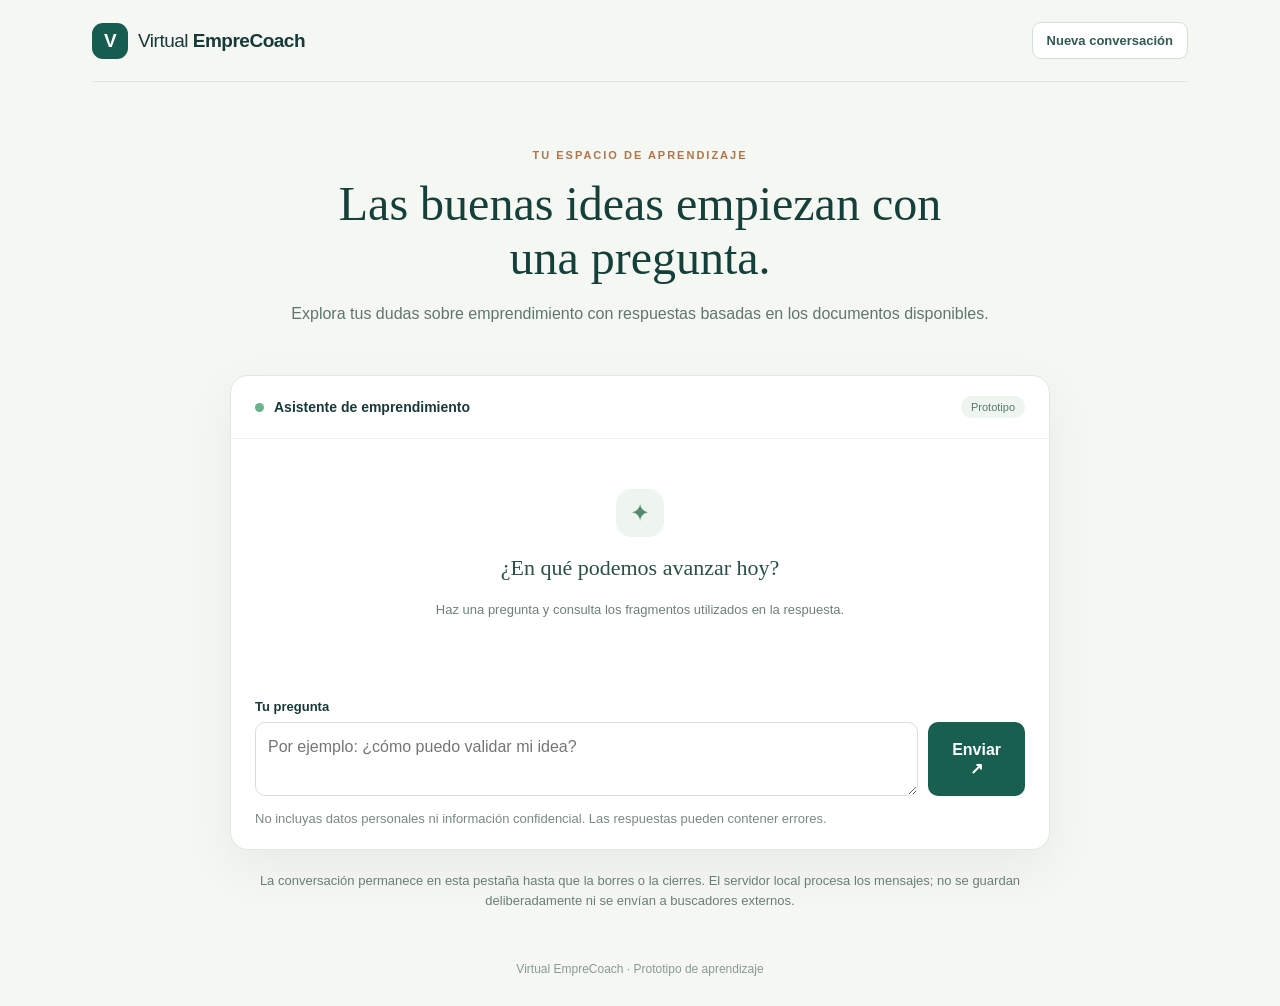
<file: static/index.html>
<!doctype html>
<html lang="es">
<head>
  <meta charset="utf-8">
  <meta name="viewport" content="width=device-width, initial-scale=1">
  <meta name="theme-color" content="#123c3c">
  <title>Virtual EmpreCoach</title>
  <link rel="stylesheet" href="/static/style.css">
</head>
<body>
  <div class="shell">
    <header>
      <div class="brand"><span class="brand-mark" aria-hidden="true">V</span><span>Virtual <strong>EmpreCoach</strong></span></div>
      <button id="clear" class="secondary" type="button">Nueva conversación</button>
    </header>
    <main>
      <section class="intro">
        <p class="eyebrow">TU ESPACIO DE APRENDIZAJE</p>
        <h1>Las buenas ideas empiezan con una pregunta.</h1>
        <p>Explora tus dudas sobre emprendimiento con respuestas basadas en los documentos disponibles.</p>
      </section>
      <section class="chat" aria-label="Conversación">
        <div class="chat-heading"><span class="status-dot"></span><strong>Asistente de emprendimiento</strong><span class="badge">Prototipo</span></div>
        <div id="messages" class="messages" role="log" aria-live="polite" aria-label="Mensajes">
          <div class="welcome"><span aria-hidden="true">✦</span><h2>¿En qué podemos avanzar hoy?</h2><p>Haz una pregunta y consulta los fragmentos utilizados en la respuesta.</p></div>
        </div>
        <div id="error" class="error" role="alert" hidden></div>
        <form id="chat-form">
          <label for="question">Tu pregunta</label>
          <div class="input-row">
            <textarea id="question" rows="2" maxlength="2000" placeholder="Por ejemplo: ¿cómo puedo validar mi idea?" required></textarea>
            <button id="send" type="submit">Enviar <span aria-hidden="true">↗</span></button>
          </div>
          <p class="hint">No incluyas datos personales ni información confidencial. Las respuestas pueden contener errores.</p>
        </form>
      </section>
      <p class="privacy">La conversación permanece en esta pestaña hasta que la borres o la cierres. El servidor local procesa los mensajes; no se guardan deliberadamente ni se envían a buscadores externos.</p>
    </main>
    <footer>Virtual EmpreCoach · Prototipo de aprendizaje</footer>
  </div>
  <script src="/static/app.js" defer></script>
</body>
</html>
</file>
<file: static/style.css>
:root { color-scheme: light; font-family: "Segoe UI", sans-serif; color: #173a39; background: #f5f7f3; }
* { box-sizing: border-box; }
body { margin: 0; }
.shell { max-width: 1160px; margin: auto; padding: 0 32px; }
header { height: 82px; display: flex; justify-content: space-between; align-items: center; border-bottom: 1px solid #dfe8df; gap: 12px; }
.brand { display: flex; align-items: center; gap: 10px; font-size: 19px; letter-spacing: -.5px; }
.brand-mark { display: grid; place-items: center; width: 36px; height: 36px; color: white; background: #175c50; border-radius: 11px; font-weight: 800; }
button { font: inherit; cursor: pointer; }
.secondary { background: white; color: #315a52; border: 1px solid #d2e0d7; border-radius: 9px; padding: 10px 14px; font-size: 13px; font-weight: 600; }
main { max-width: 820px; margin: 0 auto; }
.intro { text-align: center; padding: 56px 10px 32px; }
.eyebrow { color: #ae764a; font-size: 11px; font-weight: 800; letter-spacing: 2px; }
h1 { color: #153f39; font-family: Georgia, serif; font-weight: 500; font-size: clamp(32px, 5vw, 48px); line-height: 1.13; margin: 16px auto; max-width: 660px; }
.intro > p:last-child { color: #60766d; font-size: 16px; line-height: 1.6; }
.chat { background: #fff; border: 1px solid #e1e9e1; border-radius: 18px; box-shadow: 0 18px 50px #193c3210; overflow: hidden; }
.chat-heading { display: flex; align-items: center; gap: 10px; padding: 20px 24px; border-bottom: 1px solid #edf1ec; font-size: 14px; }
.status-dot { width: 9px; height: 9px; background: #6bb38b; border-radius: 50%; }
.badge { margin-left: auto; color: #56796a; background: #eef5ef; font-size: 11px; padding: 5px 10px; border-radius: 20px; }
.messages { min-height: 260px; max-height: 500px; overflow-y: auto; padding: 24px; }
.welcome { text-align: center; color: #6e8077; padding: 26px 0; }
.welcome span { display: inline-grid; place-items: center; width: 48px; height: 48px; border-radius: 15px; background: #edf5ee; color: #528b70; font-size: 24px; }
.welcome h2 { font-family: Georgia, serif; color: #2a5147; font-weight: 500; font-size: 22px; }
.welcome p, .hint, .privacy { font-size: 13px; line-height: 1.55; }
.message { padding: 16px; margin: 0 0 14px; border-radius: 12px; background: #f2f7f1; line-height: 1.55; overflow-wrap: anywhere; }
.message.user { margin-left: 12%; background: #e6f0e9; }
.message.assistant { margin-right: 12%; }
.message strong { font-size: 13px; }
.message p { white-space: pre-wrap; margin: 7px 0 0; }
.message .source-notice { color: #526b60; font-size: 13px; margin-top: 12px; }
details { border-top: 1px solid #dce8dd; margin-top: 12px; padding-top: 10px; font-size: 13px; }
summary { cursor: pointer; font-weight: 600; color: #28715d; }
.source { margin-top: 12px; }
.source p { color: #526b60; }
form { padding: 0 24px 20px; }
label { display: block; font-size: 13px; font-weight: 700; margin-bottom: 8px; }
.input-row { display: flex; align-items: stretch; gap: 10px; }
textarea { width: 100%; resize: vertical; font: inherit; line-height: 1.5; border: 1px solid #d5e1d7; border-radius: 10px; padding: 12px; color: #173a39; }
textarea:focus-visible, button:focus-visible, summary:focus-visible { outline: 3px solid #76b897; outline-offset: 2px; }
form button { color: white; border: 0; border-radius: 10px; background: #185f50; padding: 0 20px; font-weight: 700; }
form button:disabled { opacity: .6; cursor: wait; }
.hint { color: #7a8a80; margin-bottom: 0; }
.error { margin: 0 24px 16px; padding: 12px; border-radius: 8px; color: #8d3434; background: #fff0ef; }
.privacy { color: #6a7f74; text-align: center; padding: 8px 18px; }
footer { color: #8a9b90; text-align: center; padding: 30px 0; font-size: 12px; }
@media (max-width: 600px) {
  .shell { padding: 0 16px; }
  header { height: 72px; }
  .brand { font-size: 16px; }
  .secondary { font-size: 12px; padding: 9px; }
  .intro { padding-top: 36px; }
  .messages { padding: 18px; }
  .message.user, .message.assistant { margin-left: 0; margin-right: 0; }
  form { padding: 0 18px 18px; }
  form button { padding: 0 12px; }
}
</file>
